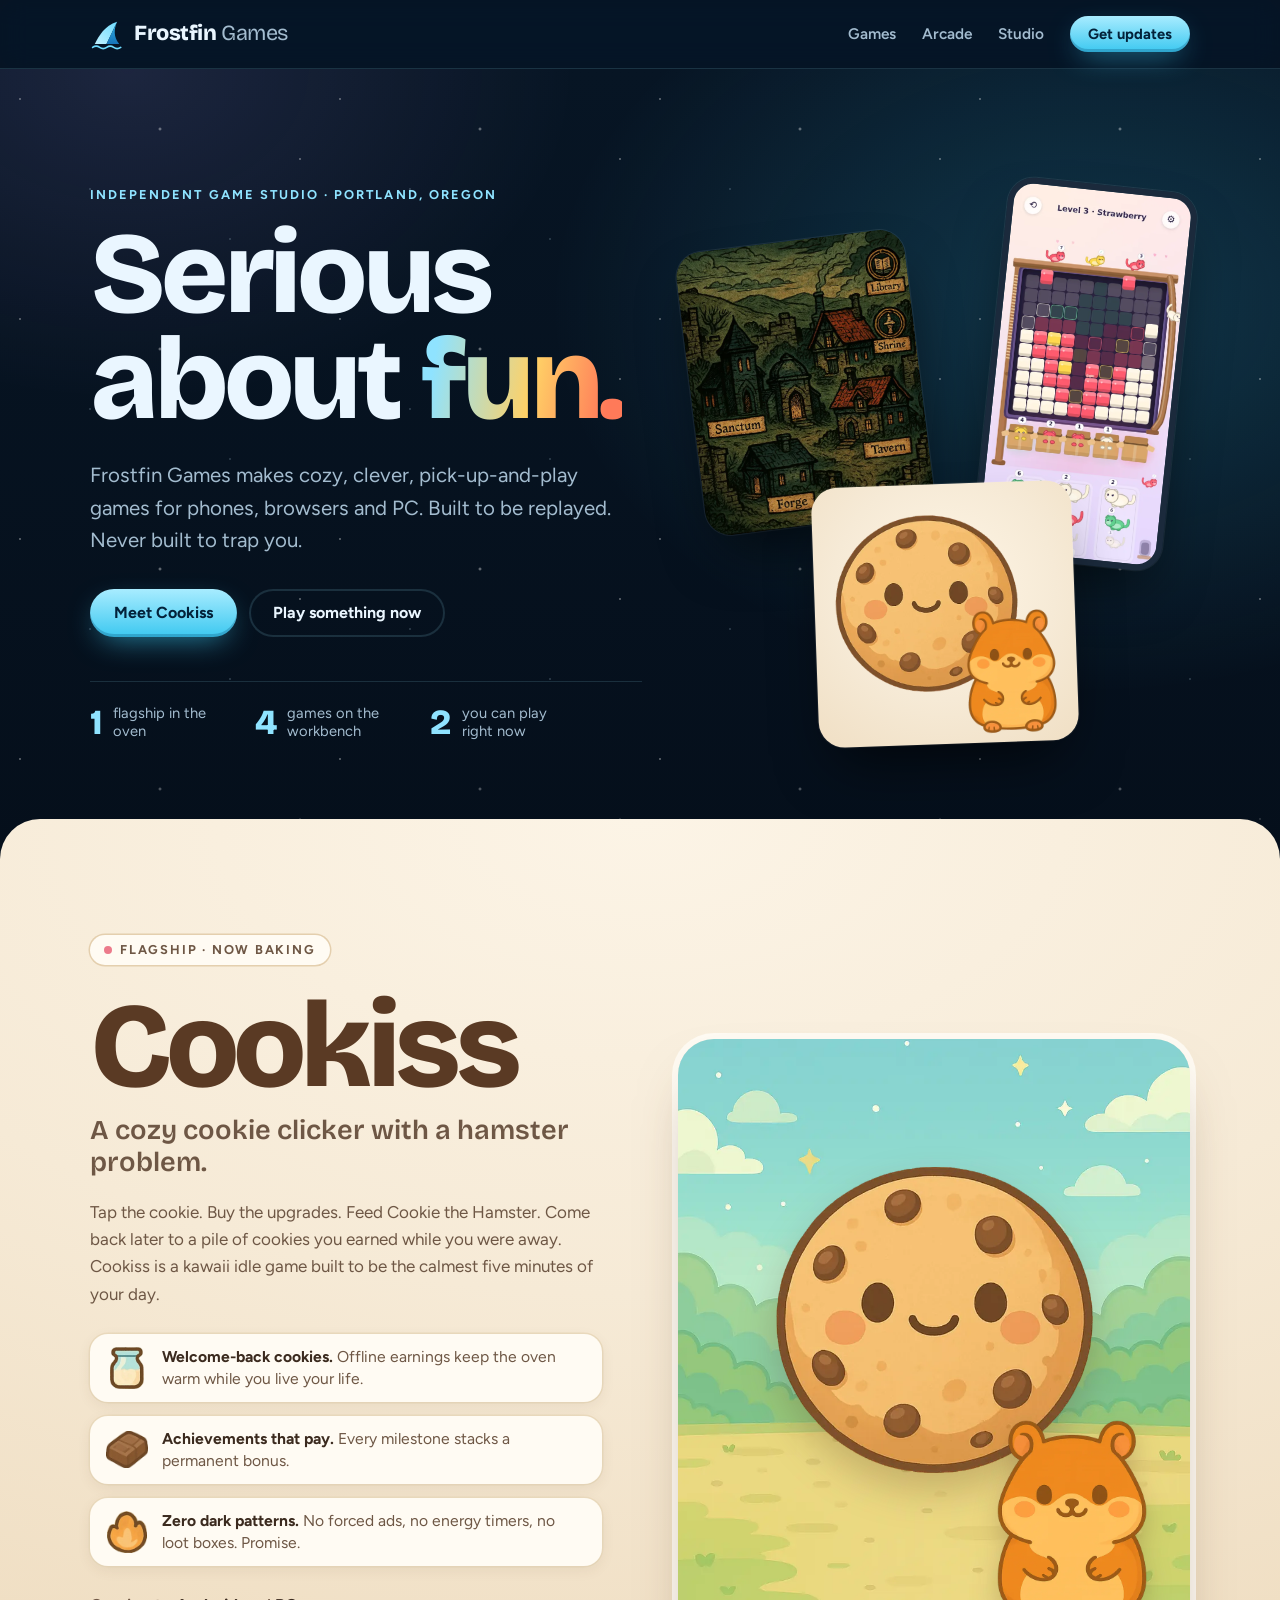
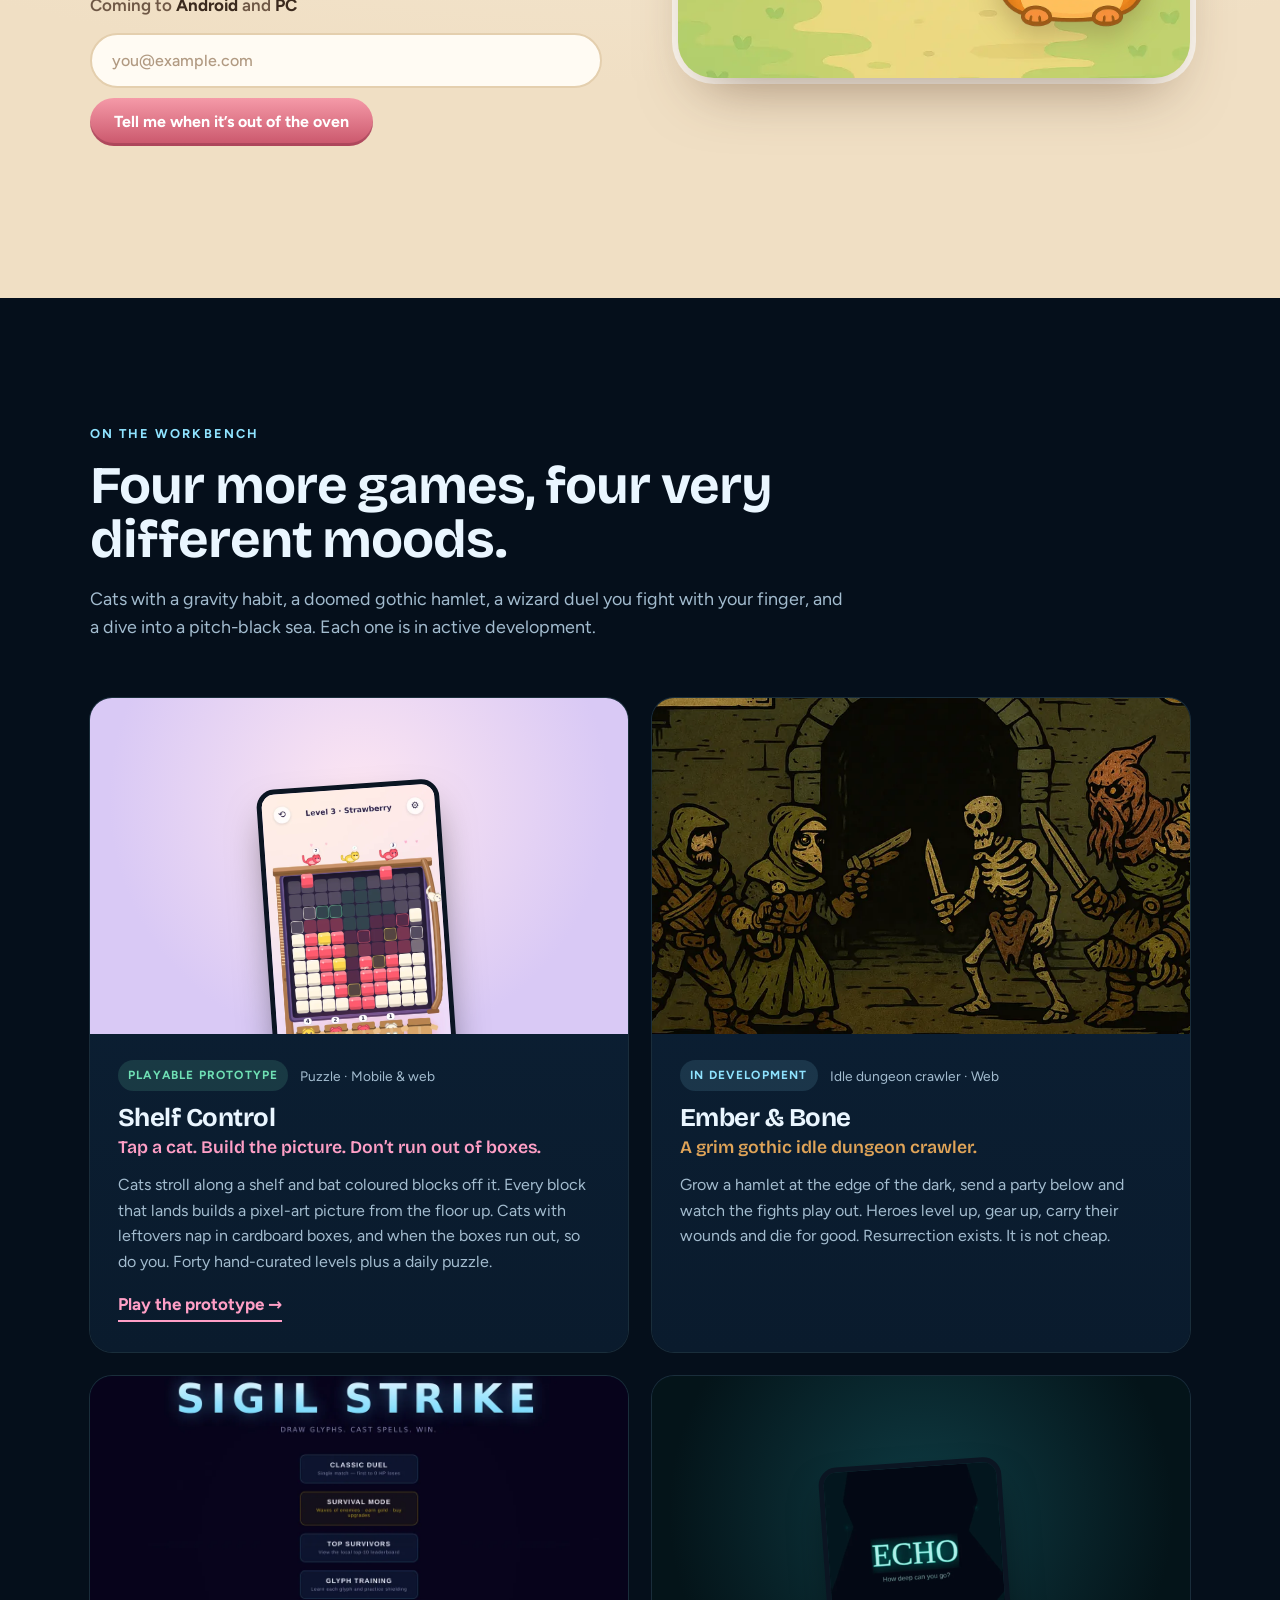
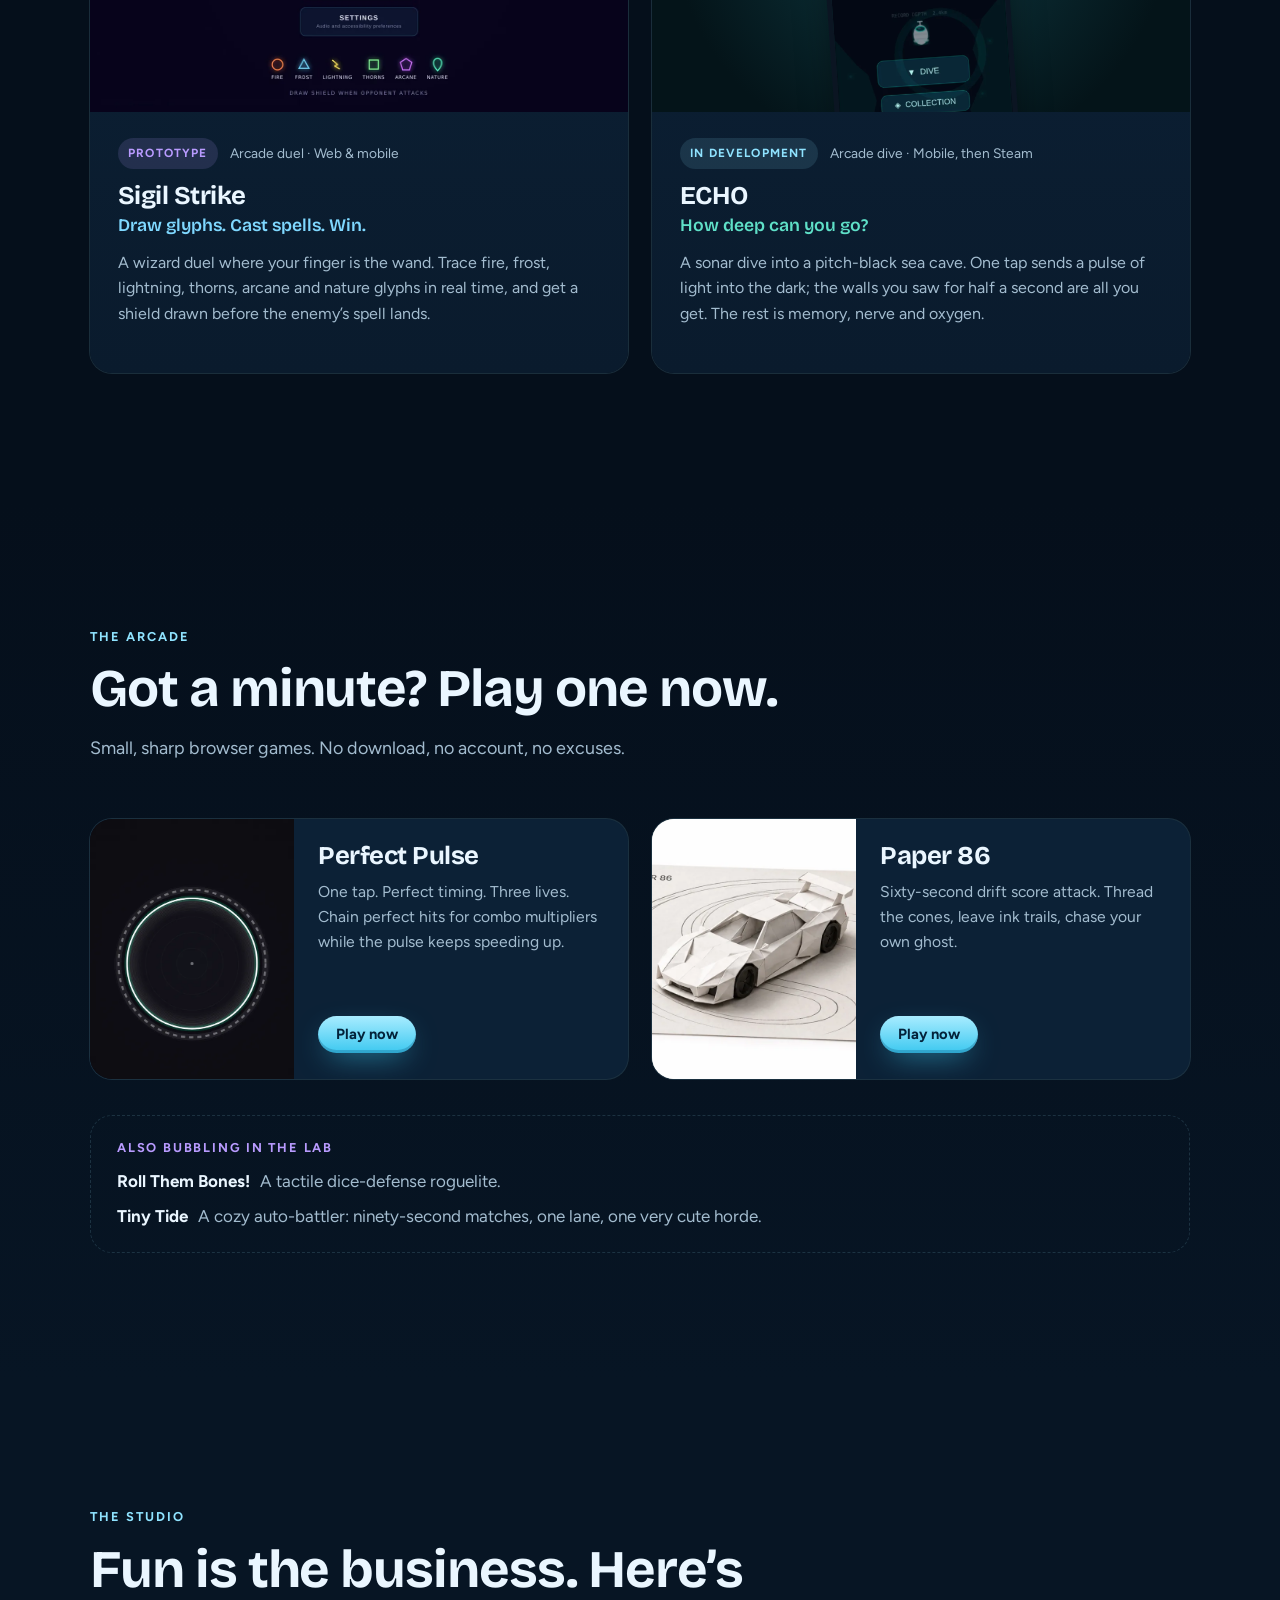
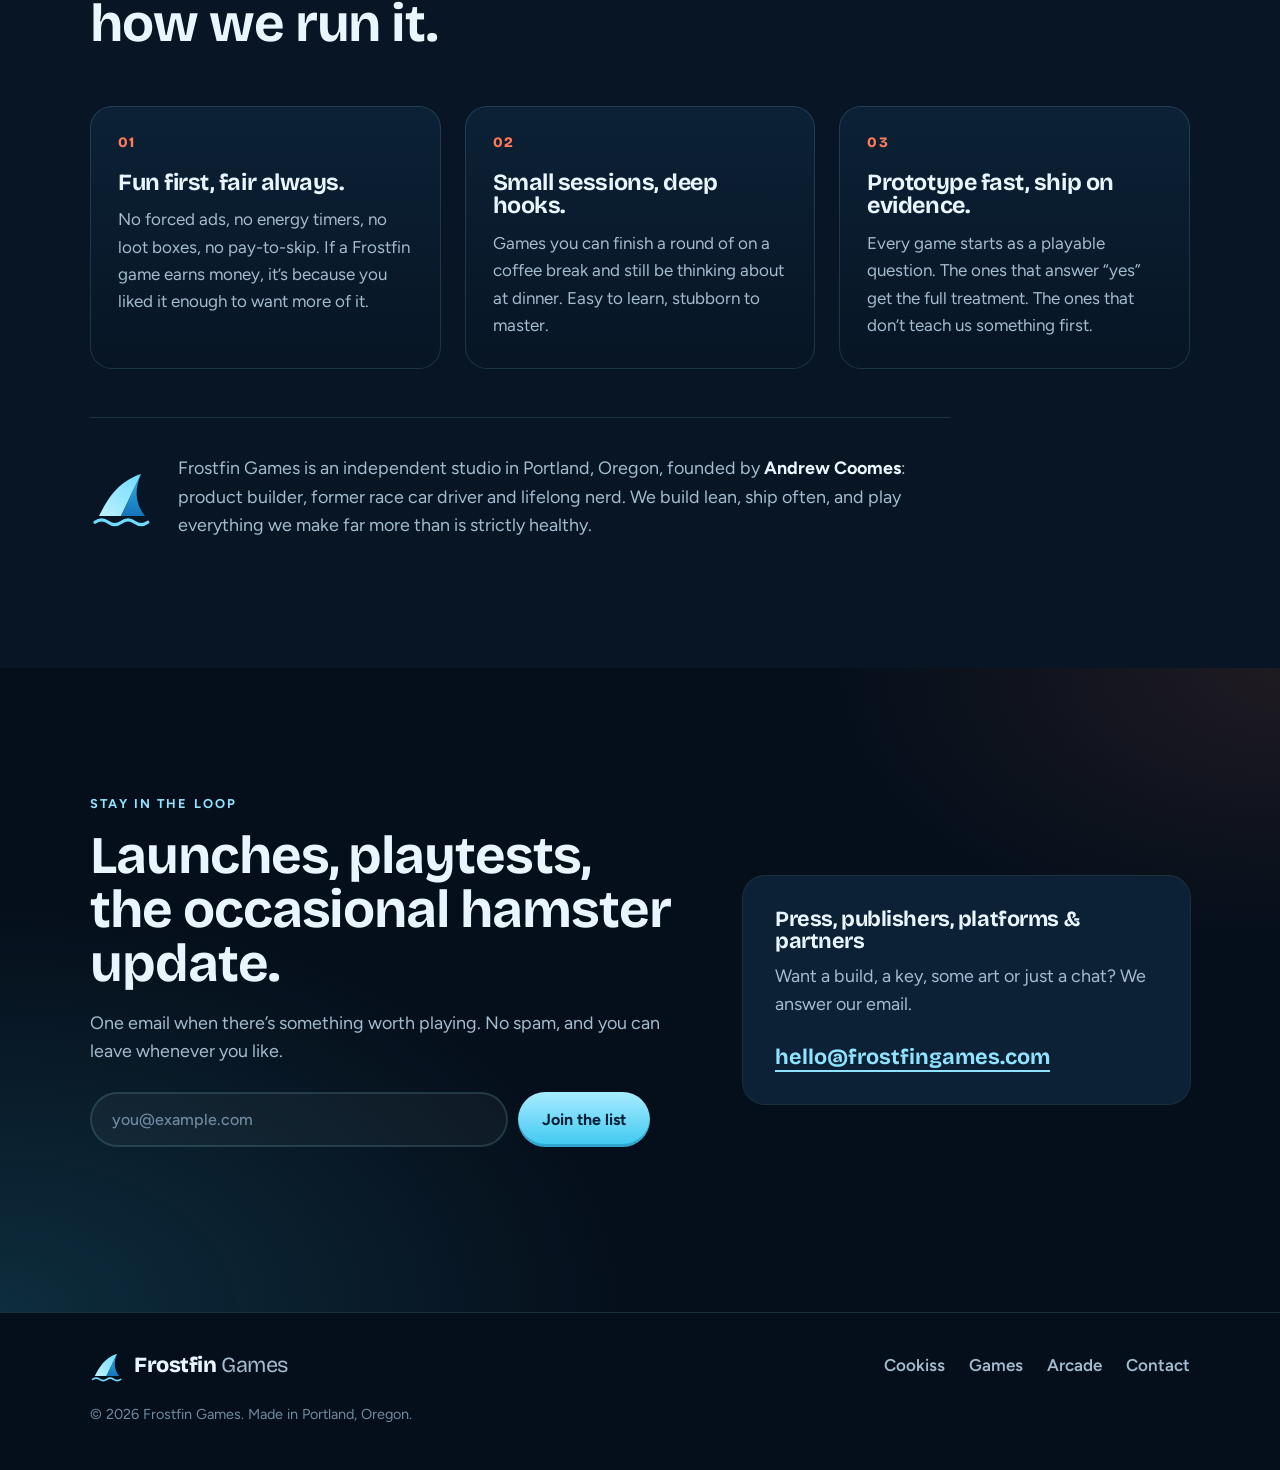
<file: index.html>
<!DOCTYPE html>
<html lang="en">
<head>
  <meta charset="utf-8">
  <meta name="viewport" content="width=device-width, initial-scale=1">
  <title>Frostfin Games · Independent game studio</title>
  <meta name="description" content="Frostfin Games is an independent studio in Portland, Oregon making cozy, clever, pick-up-and-play games. Now baking: Cookiss, a cozy cookie clicker with a hamster problem.">
  <meta name="theme-color" content="#071524">
  <meta name="color-scheme" content="dark">
  <link rel="canonical" href="https://frostfingames.com/">
  <link rel="icon" href="/favicon.svg" type="image/svg+xml">
  <link rel="apple-touch-icon" href="/assets/img/apple-touch-icon.png">

  <meta property="og:type" content="website">
  <meta property="og:site_name" content="Frostfin Games">
  <meta property="og:title" content="Frostfin Games · Serious about fun">
  <meta property="og:description" content="An independent studio making cozy, clever, pick-up-and-play games. Now baking: Cookiss.">
  <meta property="og:url" content="https://frostfingames.com/">
  <meta property="og:image" content="https://frostfingames.com/assets/img/og.png">
  <meta property="og:image:width" content="1200">
  <meta property="og:image:height" content="630">
  <meta name="twitter:card" content="summary_large_image">

  <link rel="preload" href="/assets/fonts/bricolage-grotesque.woff2" as="font" type="font/woff2" crossorigin>
  <link rel="preload" href="/assets/fonts/figtree.woff2" as="font" type="font/woff2" crossorigin>
  <link rel="stylesheet" href="/assets/site.css">

  <script type="application/ld+json">
  {
    "@context": "https://schema.org",
    "@type": "Organization",
    "name": "Frostfin Games",
    "url": "https://frostfingames.com/",
    "logo": "https://frostfingames.com/assets/img/apple-touch-icon.png",
    "email": "hello@frostfingames.com",
    "address": { "@type": "PostalAddress", "addressLocality": "Portland", "addressRegion": "OR", "addressCountry": "US" }
  }
  </script>
</head>
<body>
  <a class="skip" href="#main">Skip to content</a>

  <header class="site-header">
    <div class="wrap header-row">
      <a class="brand" href="/" aria-label="Frostfin Games home">
        <svg class="brand-mark" viewBox="0 0 32 32" aria-hidden="true"><use href="#fin"/></svg>
        <span class="brand-word">Frostfin<span> Games</span></span>
      </a>
      <nav class="nav" aria-label="Primary">
        <a href="#games">Games</a>
        <a href="#arcade">Arcade</a>
        <a href="#studio">Studio</a>
        <a class="btn btn-small" href="#signup">Get updates</a>
      </nav>
    </div>
  </header>

  <svg width="0" height="0" style="position:absolute" aria-hidden="true">
    <defs>
      <linearGradient id="fin-a" x1="0" y1="1" x2="1" y2="0"><stop offset="0" stop-color="#bff1ff"/><stop offset="1" stop-color="#6fdcff"/></linearGradient>
      <linearGradient id="fin-b" x1="0" y1="0" x2="0" y2="1"><stop offset="0" stop-color="#2fb4e8"/><stop offset="1" stop-color="#1673b8"/></linearGradient>
      <symbol id="fin" viewBox="0 0 32 32">
        <path d="M4.5 25.5C8.5 17.5 13.5 8.5 25.5 4.5L15.5 25.5Z" fill="url(#fin-a)"/>
        <path d="M25.5 4.5C22.5 11.5 22 18.5 27.5 25.5H15.5Z" fill="url(#fin-b)"/>
        <path d="M2.5 28.6c2.2-1.6 4.4-1.6 6.6 0s4.4 1.6 6.6 0 4.4-1.6 6.6 0 4.4 1.6 6.6 0" fill="none" stroke="#6fdcff" stroke-width="1.6" stroke-linecap="round"/>
      </symbol>
    </defs>
  </svg>

  <main id="main">
    <!-- ============ HERO ============ -->
    <section class="hero">
      <div class="snow" aria-hidden="true"></div>
      <div class="wrap hero-grid">
        <div class="hero-copy">
          <p class="eyebrow">Independent game studio &middot; Portland, Oregon</p>
          <h1>Serious<br>about <em>fun.</em></h1>
          <p class="lede">Frostfin Games makes cozy, clever, pick-up-and-play games for phones, browsers and PC. Built to be replayed. Never built to trap you.</p>
          <div class="cta-row">
            <a class="btn" href="#cookiss">Meet Cookiss</a>
            <a class="btn btn-ghost" href="#arcade">Play something now</a>
          </div>
          <ul class="stats" aria-label="Studio at a glance">
            <li><b>1</b><span>flagship in the oven</span></li>
            <li><b>4</b><span>games on the workbench</span></li>
            <li><b>2</b><span>you can play right now</span></li>
          </ul>
        </div>

        <div class="hero-art" aria-hidden="true">
          <div class="tile tile-ember"><img src="/assets/img/ember-bone-hamlet.webp" alt="" width="600" height="743"></div>
          <div class="tile tile-shelf"><img src="/assets/img/shelf-control.webp" alt="" width="560" height="1120"></div>
          <div class="tile tile-cookiss">
            <img class="t-cookie" src="/assets/img/cookiss-cookie.webp" alt="" width="520" height="503">
            <img class="t-hamster" src="/assets/img/cookiss-hamster.webp" alt="" width="520" height="772">
          </div>
        </div>
      </div>
    </section>

    <!-- ============ COOKISS ============ -->
    <section class="cookiss" id="cookiss" aria-labelledby="cookiss-title">
      <div class="wrap cookiss-grid">
        <div class="cookiss-copy">
          <p class="tag tag-cookie"><span class="dot"></span>Flagship &middot; Now baking</p>
          <h2 id="cookiss-title" class="cookiss-title">Cookiss</h2>
          <p class="cookiss-sub">A cozy cookie clicker with a hamster problem.</p>
          <p>Tap the cookie. Buy the upgrades. Feed Cookie the Hamster. Come back later to a pile of cookies you earned while you were away. Cookiss is a kawaii idle game built to be the calmest five minutes of your day.</p>
          <ul class="perks">
            <li><img src="/assets/img/cookiss-milkdip.webp" alt="" width="200" height="252" loading="lazy"><span><b>Welcome-back cookies.</b> Offline earnings keep the oven warm while you live your life.</span></li>
            <li><img src="/assets/img/cookiss-chocobar.webp" alt="" width="200" height="173" loading="lazy"><span><b>Achievements that pay.</b> Every milestone stacks a permanent bonus.</span></li>
            <li><img src="/assets/img/cookiss-flame.webp" alt="" width="200" height="208" loading="lazy"><span><b>Zero dark patterns.</b> No forced ads, no energy timers, no loot boxes. Promise.</span></li>
          </ul>
          <p class="platforms">Coming to <b>Android</b> and <b>PC</b></p>
          <form class="signup signup-cookie" action="/api/subscribe" method="post" data-signup>
            <input type="hidden" name="source" value="cookiss">
            <label class="hp" aria-hidden="true">Company <input type="text" name="company" tabindex="-1" autocomplete="off"></label>
            <label for="email-cookiss" class="sr">Email address</label>
            <input id="email-cookiss" type="email" name="email" required autocomplete="email" placeholder="you@example.com">
            <button type="submit">Tell me when it&rsquo;s out of the oven</button>
            <p class="form-msg" role="status" aria-live="polite"></p>
          </form>
        </div>
        <div class="cookiss-art" aria-hidden="true">
          <div class="meadow">
            <img class="c-cookie" src="/assets/img/cookiss-cookie.webp" alt="" width="520" height="503" loading="lazy">
            <img class="c-hamster" src="/assets/img/cookiss-hamster.webp" alt="" width="520" height="772" loading="lazy">
            <span class="plus p1">+1</span><span class="plus p2">+12</span><span class="plus p3">+1.2k</span>
          </div>
        </div>
      </div>
    </section>

    <!-- ============ WORKBENCH ============ -->
    <section class="section" id="games" aria-labelledby="games-title">
      <div class="wrap">
        <header class="section-head">
          <p class="eyebrow">On the workbench</p>
          <h2 id="games-title">Four more games, four very different moods.</h2>
          <p>Cats with a gravity habit, a doomed gothic hamlet, a wizard duel you fight with your finger, and a dive into a pitch-black sea. Each one is in active development.</p>
        </header>

        <div class="games">
          <article class="game game-shelf">
            <div class="media media-phone"><img src="/assets/img/shelf-control.webp" alt="Shelf Control gameplay: cats on a shelf above a half-built pixel-art strawberry" width="560" height="1120" loading="lazy"></div>
            <div class="game-body">
              <div class="meta"><span class="status status-play">Playable prototype</span><span>Puzzle &middot; Mobile &amp; web</span></div>
              <h3>Shelf Control</h3>
              <p class="hook">Tap a cat. Build the picture. Don&rsquo;t run out of boxes.</p>
              <p>Cats stroll along a shelf and bat coloured blocks off it. Every block that lands builds a pixel-art picture from the floor up. Cats with leftovers nap in cardboard boxes, and when the boxes run out, so do you. Forty hand-curated levels plus a daily puzzle.</p>
              <a class="link" href="https://acoomes.github.io/shelf-control/" rel="noopener">Play the prototype <span aria-hidden="true">&rarr;</span></a>
            </div>
          </article>

          <article class="game game-ember">
            <div class="media media-wide"><img src="/assets/img/ember-bone.webp" alt="Ember &amp; Bone art: a knight, rogues and a monk face skeletons and an orc in a torchlit crypt" width="1200" height="500" loading="lazy"></div>
            <div class="game-body">
              <div class="meta"><span class="status status-dev">In development</span><span>Idle dungeon crawler &middot; Web</span></div>
              <h3>Ember &amp; Bone</h3>
              <p class="hook">A grim gothic idle dungeon crawler.</p>
              <p>Grow a hamlet at the edge of the dark, send a party below and watch the fights play out. Heroes level up, gear up, carry their wounds and die for good. Resurrection exists. It is not cheap.</p>
            </div>
          </article>

          <article class="game game-sigil">
            <div class="media media-wide"><img src="/assets/img/sigil-strike.webp" alt="Sigil Strike title screen with fire, frost, lightning, thorns, arcane and nature glyphs" width="1200" height="750" loading="lazy"></div>
            <div class="game-body">
              <div class="meta"><span class="status status-proto">Prototype</span><span>Arcade duel &middot; Web &amp; mobile</span></div>
              <h3>Sigil Strike</h3>
              <p class="hook">Draw glyphs. Cast spells. Win.</p>
              <p>A wizard duel where your finger is the wand. Trace fire, frost, lightning, thorns, arcane and nature glyphs in real time, and get a shield drawn before the enemy&rsquo;s spell lands.</p>
            </div>
          </article>

          <article class="game game-echo">
            <div class="media media-phone"><img src="/assets/img/echo.webp" alt="ECHO title screen: a small diving pod in a dark sea cave, asking how deep can you go" width="560" height="1204" loading="lazy"></div>
            <div class="game-body">
              <div class="meta"><span class="status status-dev">In development</span><span>Arcade dive &middot; Mobile, then Steam</span></div>
              <h3>ECHO</h3>
              <p class="hook">How deep can you go?</p>
              <p>A sonar dive into a pitch-black sea cave. One tap sends a pulse of light into the dark; the walls you saw for half a second are all you get. The rest is memory, nerve and oxygen.</p>
            </div>
          </article>
        </div>
      </div>
    </section>

    <!-- ============ ARCADE ============ -->
    <section class="section arcade" id="arcade" aria-labelledby="arcade-title">
      <div class="wrap">
        <header class="section-head">
          <p class="eyebrow">The arcade</p>
          <h2 id="arcade-title">Got a minute? Play one now.</h2>
          <p>Small, sharp browser games. No download, no account, no excuses.</p>
        </header>
        <div class="arcade-grid">
          <a class="cab cab-pulse" href="/play/perfect-pulse/">
            <div class="cab-media"><img src="/assets/img/perfect-pulse.webp" alt="" width="560" height="1120" loading="lazy"></div>
            <div class="cab-body">
              <h3>Perfect Pulse</h3>
              <p>One tap. Perfect timing. Three lives. Chain perfect hits for combo multipliers while the pulse keeps speeding up.</p>
              <span class="btn btn-small">Play now</span>
            </div>
          </a>
          <a class="cab cab-paper" href="https://paper-86.vercel.app" rel="noopener">
            <div class="cab-media"><img src="/assets/img/paper-86.webp" alt="" width="1000" height="666" loading="lazy"></div>
            <div class="cab-body">
              <h3>Paper 86</h3>
              <p>Sixty-second drift score attack. Thread the cones, leave ink trails, chase your own ghost.</p>
              <span class="btn btn-small">Play now</span>
            </div>
          </a>
        </div>
        <div class="lab">
          <p class="lab-label">Also bubbling in the lab</p>
          <ul>
            <li><b>Roll Them Bones!</b> A tactile dice-defense roguelite.</li>
            <li><b>Tiny Tide</b> A cozy auto-battler: ninety-second matches, one lane, one very cute horde.</li>
          </ul>
        </div>
      </div>
    </section>

    <!-- ============ STUDIO ============ -->
    <section class="section studio" id="studio" aria-labelledby="studio-title">
      <div class="wrap">
        <header class="section-head">
          <p class="eyebrow">The studio</p>
          <h2 id="studio-title">Fun is the business. Here&rsquo;s how we run it.</h2>
        </header>
        <div class="pillars">
          <div class="pillar">
            <span class="pillar-num">01</span>
            <h3>Fun first, fair always.</h3>
            <p>No forced ads, no energy timers, no loot boxes, no pay-to-skip. If a Frostfin game earns money, it&rsquo;s because you liked it enough to want more of it.</p>
          </div>
          <div class="pillar">
            <span class="pillar-num">02</span>
            <h3>Small sessions, deep hooks.</h3>
            <p>Games you can finish a round of on a coffee break and still be thinking about at dinner. Easy to learn, stubborn to master.</p>
          </div>
          <div class="pillar">
            <span class="pillar-num">03</span>
            <h3>Prototype fast, ship on evidence.</h3>
            <p>Every game starts as a playable question. The ones that answer &ldquo;yes&rdquo; get the full treatment. The ones that don&rsquo;t teach us something first.</p>
          </div>
        </div>
        <div class="about">
          <svg class="about-mark" viewBox="0 0 32 32" aria-hidden="true"><use href="#fin"/></svg>
          <p>Frostfin Games is an independent studio in Portland, Oregon, founded by <b>Andrew Coomes</b>: product builder, former race car driver and lifelong nerd. We build lean, ship often, and play everything we make far more than is strictly healthy.</p>
        </div>
      </div>
    </section>

    <!-- ============ SIGNUP / CONTACT ============ -->
    <section class="section signup-section" id="signup" aria-labelledby="signup-title">
      <div class="wrap signup-grid">
        <div>
          <p class="eyebrow">Stay in the loop</p>
          <h2 id="signup-title">Launches, playtests, the occasional hamster update.</h2>
          <p>One email when there&rsquo;s something worth playing. No spam, and you can leave whenever you like.</p>
          <form class="signup" action="/api/subscribe" method="post" data-signup>
            <input type="hidden" name="source" value="studio">
            <label class="hp" aria-hidden="true">Company <input type="text" name="company" tabindex="-1" autocomplete="off"></label>
            <label for="email-studio" class="sr">Email address</label>
            <input id="email-studio" type="email" name="email" required autocomplete="email" placeholder="you@example.com">
            <button type="submit">Join the list</button>
            <p class="form-msg" role="status" aria-live="polite"></p>
          </form>
        </div>
        <div class="contact-card">
          <h3>Press, publishers, platforms &amp; partners</h3>
          <p>Want a build, a key, some art or just a chat? We answer our email.</p>
          <a class="contact-email" href="mailto:hello@frostfingames.com">hello@frostfingames.com</a>
        </div>
      </div>
    </section>
  </main>

  <footer class="site-footer">
    <div class="wrap footer-row">
      <a class="brand" href="/" aria-label="Frostfin Games home">
        <svg class="brand-mark" viewBox="0 0 32 32" aria-hidden="true"><use href="#fin"/></svg>
        <span class="brand-word">Frostfin<span> Games</span></span>
      </a>
      <nav aria-label="Footer">
        <a href="#cookiss">Cookiss</a>
        <a href="#games">Games</a>
        <a href="#arcade">Arcade</a>
        <a href="mailto:hello@frostfingames.com">Contact</a>
      </nav>
      <p class="fine">&copy; <span data-year>2026</span> Frostfin Games. Made in Portland, Oregon.</p>
    </div>
  </footer>

  <script src="/assets/site.js" defer></script>
</body>
</html>
</file>
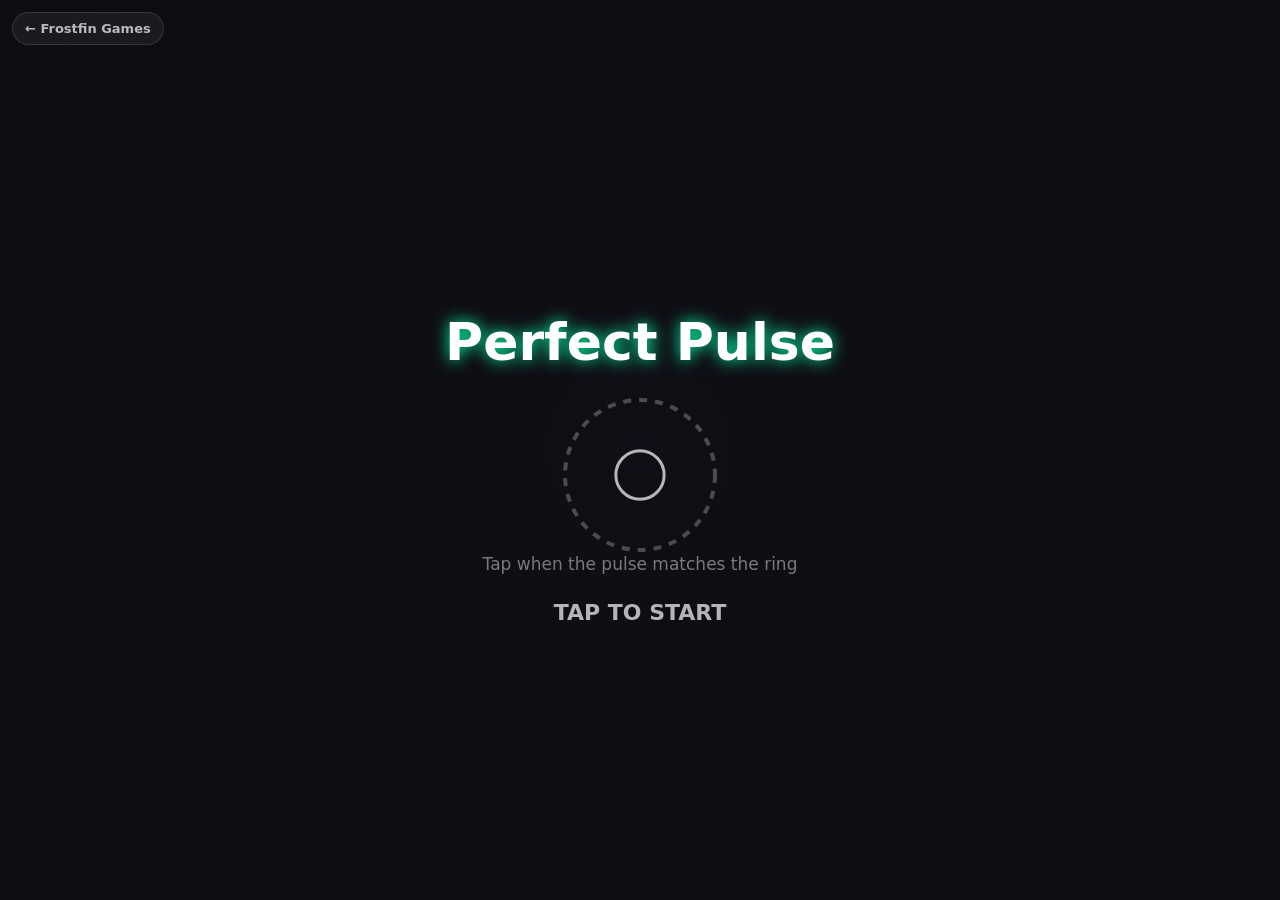
<file: play/perfect-pulse/index.html>
<!DOCTYPE html>
<html lang="en">
<head>
  <meta charset="UTF-8">
  <meta name="viewport" content="width=device-width, initial-scale=1.0, user-scalable=no">
  <title>Perfect Pulse · Frostfin Arcade</title>
  <meta name="description" content="A one-tap timing game from Frostfin Games. Tap when the pulse meets the ring. Chain perfects. Don't miss three times.">
  <meta name="theme-color" content="#0a0a1a">
  <link rel="icon" href="/favicon.svg" type="image/svg+xml">
  <link rel="canonical" href="https://frostfingames.com/play/perfect-pulse/">
  <meta property="og:title" content="Perfect Pulse · Frostfin Arcade">
  <meta property="og:description" content="Tap when the pulse meets the ring. Chain perfects. Don't miss three times.">
  <meta property="og:image" content="https://frostfingames.com/assets/img/og.png">
  <link rel="stylesheet" href="style.css">
  <style>
    .ff-back {
      position: fixed; top: 12px; left: 12px; z-index: 10;
      font: 600 13px/1 system-ui, -apple-system, "Segoe UI", sans-serif;
      color: rgba(255, 255, 255, .7); text-decoration: none;
      padding: 9px 12px; border-radius: 999px;
      background: rgba(255, 255, 255, .06); border: 1px solid rgba(255, 255, 255, .12);
    }
    .ff-back:hover, .ff-back:focus-visible { color: #fff; background: rgba(255, 255, 255, .12); }
  </style>
</head>
<body>
  <a class="ff-back" href="/#arcade">&larr; Frostfin Games</a>
  <canvas id="game" aria-label="Perfect Pulse game. Tap, click, or press Space when the pulse matches the ring."></canvas>
  <script src="game.js"></script>
</body>
</html>
</file>
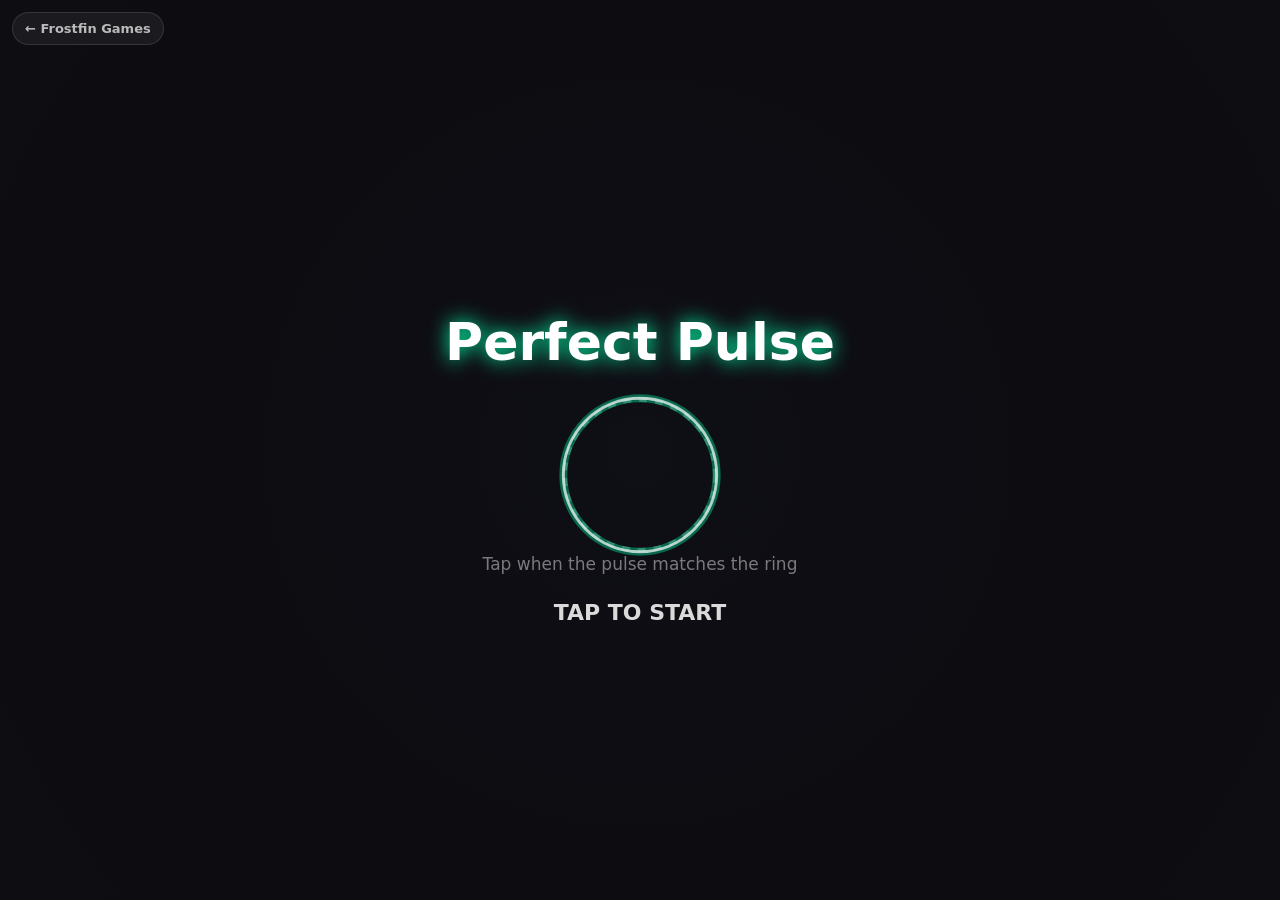
<file: public/play/perfect-pulse/index.html>
<!DOCTYPE html>
<html lang="en">
<head>
  <meta charset="UTF-8">
  <meta name="viewport" content="width=device-width, initial-scale=1.0, user-scalable=no">
  <title>Perfect Pulse · Frostfin Arcade</title>
  <meta name="description" content="A one-tap timing game from Frostfin Games. Tap when the pulse meets the ring. Chain perfects. Don't miss three times.">
  <meta name="theme-color" content="#0a0a1a">
  <link rel="icon" href="/favicon.svg" type="image/svg+xml">
  <link rel="canonical" href="https://frostfingames.com/play/perfect-pulse/">
  <meta property="og:title" content="Perfect Pulse · Frostfin Arcade">
  <meta property="og:description" content="Tap when the pulse meets the ring. Chain perfects. Don't miss three times.">
  <meta property="og:image" content="https://frostfingames.com/assets/img/og.png">
  <link rel="stylesheet" href="style.css">
  <style>
    .ff-back {
      position: fixed; top: 12px; left: 12px; z-index: 10;
      font: 600 13px/1 system-ui, -apple-system, "Segoe UI", sans-serif;
      color: rgba(255, 255, 255, .7); text-decoration: none;
      padding: 9px 12px; border-radius: 999px;
      background: rgba(255, 255, 255, .06); border: 1px solid rgba(255, 255, 255, .12);
    }
    .ff-back:hover, .ff-back:focus-visible { color: #fff; background: rgba(255, 255, 255, .12); }
  </style>
</head>
<body>
  <a class="ff-back" href="/#lab">&larr; Frostfin Games</a>
  <canvas id="game" aria-label="Perfect Pulse game. Tap, click, or press Space when the pulse matches the ring."></canvas>
  <script src="game.js"></script>
</body>
</html>
</file>
<file: assets/site.css>
/* Frostfin Games — site styles. No build step; edit and ship. */

@font-face {
  font-family: "Bricolage Grotesque";
  src: url("/assets/fonts/bricolage-grotesque.woff2") format("woff2");
  font-weight: 200 800;
  font-display: swap;
}
@font-face {
  font-family: "Figtree";
  src: url("/assets/fonts/figtree.woff2") format("woff2");
  font-weight: 300 900;
  font-display: swap;
}

:root {
  /* Arctic night */
  --abyss: #050f1b;
  --night: #071524;
  --deep: #0c2136;
  --shelf: #11304c;
  --line: rgba(155, 231, 255, .14);
  --text: #eaf6ff;
  --muted: #a3bccf;
  --frost: #8fe3ff;
  --frost-strong: #3cc8f0;
  /* Warmth, because fun */
  --coral: #ff7a59;
  --sun: #ffd166;
  --mint: #6fe0b5;
  --violet: #b99bff;

  /* Cookiss's own palette, borrowed from the game */
  --dough: #e8a63c;
  --choc: #5a3a24;
  --cocoa: #3b2a1e;
  --berry: #ec7a8b;
  --berry-dk: #c9556a;
  --milk: #fffbf3;
  --crumb: #f6ead6;

  --display: "Bricolage Grotesque", ui-sans-serif, system-ui, sans-serif;
  --body: "Figtree", ui-sans-serif, system-ui, -apple-system, "Segoe UI", sans-serif;
  --radius: 22px;
  --wrap: 1180px;
  --gutter: clamp(16px, 4vw, 40px);
}

*, *::before, *::after { box-sizing: border-box; }
html { scroll-behavior: smooth; -webkit-text-size-adjust: 100%; }
body {
  margin: 0;
  background: var(--night);
  color: var(--text);
  font: 400 1.0625rem/1.6 var(--body);
  -webkit-font-smoothing: antialiased;
  overflow-x: hidden;
}
img { max-width: 100%; height: auto; display: block; }
a { color: inherit; }
h1, h2, h3 { font-family: var(--display); line-height: 1.02; margin: 0; letter-spacing: -.02em; }
h2 { font-size: clamp(2rem, 4.4vw, 3.3rem); font-weight: 700; }
h3 { font-size: 1.6rem; font-weight: 700; }
p { margin: 0 0 1em; }
b { font-weight: 700; }

.wrap { max-width: var(--wrap); margin: 0 auto; padding: 0 var(--gutter); }
.sr { position: absolute; width: 1px; height: 1px; overflow: hidden; clip: rect(0 0 0 0); white-space: nowrap; }
.hp { position: absolute; left: -9999px; width: 1px; height: 1px; overflow: hidden; }
.skip { position: absolute; left: 12px; top: -60px; z-index: 100; background: var(--frost); color: var(--abyss); padding: 10px 14px; border-radius: 10px; font-weight: 700; }
.skip:focus { top: 12px; }
:focus-visible { outline: 3px solid var(--sun); outline-offset: 3px; border-radius: 6px; }

.eyebrow {
  font: 700 .8rem/1.2 var(--body);
  letter-spacing: .16em; text-transform: uppercase;
  color: var(--frost); margin-bottom: 18px;
}

/* ---------- Buttons ---------- */
.btn {
  display: inline-flex; align-items: center; justify-content: center; gap: 8px;
  font: 700 1rem/1 var(--body);
  padding: 16px 24px; border-radius: 999px;
  background: linear-gradient(180deg, #a8ecff, var(--frost-strong));
  color: #03223a; text-decoration: none; border: 0; cursor: pointer;
  box-shadow: 0 10px 30px -10px rgba(60, 200, 240, .7), inset 0 -3px 0 rgba(0, 60, 100, .25);
  transition: transform .15s ease, box-shadow .15s ease;
}
.btn:hover { transform: translateY(-2px); box-shadow: 0 16px 34px -12px rgba(60, 200, 240, .85), inset 0 -3px 0 rgba(0, 60, 100, .25); }
.btn:active { transform: translateY(1px); }
.btn-ghost { background: transparent; color: var(--text); box-shadow: inset 0 0 0 2px var(--line); }
.btn-ghost:hover { box-shadow: inset 0 0 0 2px var(--frost); }
.btn-small { padding: 11px 18px; font-size: .92rem; }

/* ---------- Header ---------- */
.site-header {
  position: sticky; top: 0; z-index: 50;
  background: rgba(7, 21, 36, .72);
  backdrop-filter: saturate(160%) blur(14px);
  -webkit-backdrop-filter: saturate(160%) blur(14px);
  border-bottom: 1px solid var(--line);
}
.header-row { display: flex; align-items: center; justify-content: space-between; height: 68px; gap: 16px; }
.brand { display: inline-flex; align-items: center; gap: 10px; text-decoration: none; }
.brand-mark { width: 34px; height: 34px; flex: none; }
.brand-word { font: 800 1.35rem/1 var(--display); letter-spacing: -.02em; }
.brand-word span { font-weight: 400; color: var(--muted); }
.nav { display: flex; align-items: center; gap: 26px; }
.nav a:not(.btn) { text-decoration: none; color: var(--muted); font-weight: 600; font-size: .96rem; }
.nav a:not(.btn):hover { color: var(--text); }
@media (max-width: 720px) {
  .nav a:not(.btn) { display: none; }
  .brand-word span { display: none; }
}

/* ---------- Hero ---------- */
.hero {
  position: relative; overflow: hidden;
  padding: clamp(56px, 9vw, 120px) 0 clamp(64px, 9vw, 120px);
  background:
    radial-gradient(60% 70% at 85% 30%, rgba(60, 200, 240, .20), transparent 70%),
    radial-gradient(50% 60% at 10% 0%, rgba(185, 155, 255, .12), transparent 70%),
    linear-gradient(180deg, var(--night), var(--abyss));
}
.hero::after {
  content: ""; position: absolute; left: 0; right: 0; bottom: -1px; height: 90px;
  background: linear-gradient(180deg, transparent, var(--abyss));
  pointer-events: none;
}
.snow {
  position: absolute; inset: 0; pointer-events: none; opacity: .55;
  background-image:
    radial-gradient(1.5px 1.5px at 20px 30px, #fff, transparent),
    radial-gradient(1px 1px at 90px 120px, #cfefff, transparent),
    radial-gradient(2px 2px at 160px 60px, #fff, transparent),
    radial-gradient(1px 1px at 230px 170px, #cfefff, transparent),
    radial-gradient(1.5px 1.5px at 300px 90px, #fff, transparent);
  background-size: 320px 220px;
  animation: snow 28s linear infinite;
}
@keyframes snow { to { background-position: 60px 660px; } }

.hero-grid { position: relative; z-index: 1; display: grid; grid-template-columns: 1.05fr .95fr; gap: 48px; align-items: center; }
.hero h1 { font-size: clamp(3.4rem, 9vw, 7.4rem); font-weight: 800; letter-spacing: -.045em; line-height: .92; margin-bottom: 26px; }
.hero h1 em {
  font-style: normal;
  background: linear-gradient(100deg, var(--frost) 10%, var(--sun) 55%, var(--coral) 90%);
  -webkit-background-clip: text; background-clip: text; color: transparent;
}
.lede { font-size: clamp(1.1rem, 1.6vw, 1.3rem); color: var(--muted); max-width: 34em; margin-bottom: 32px; }
.cta-row { display: flex; flex-wrap: wrap; gap: 12px; margin-bottom: 44px; }
.stats { list-style: none; margin: 0; padding: 22px 0 0; display: grid; grid-template-columns: repeat(3, auto); justify-content: start; gap: 14px 32px; border-top: 1px solid var(--line); }
.stats li { display: flex; align-items: center; gap: 10px; }
.stats b { font: 800 2.2rem/1 var(--display); color: var(--frost); }
.stats span { color: var(--muted); font-size: .92rem; max-width: 7.5em; line-height: 1.25; }
@media (max-width: 520px) { .stats { grid-template-columns: 1fr; } .stats span { max-width: none; } }

.hero-art { position: relative; height: clamp(420px, 46vw, 560px); }
.tile {
  position: absolute; border-radius: 26px; overflow: hidden;
  box-shadow: 0 30px 60px -20px rgba(0, 0, 0, .7), 0 0 0 1px rgba(255, 255, 255, .08);
  transition: transform .5s cubic-bezier(.2, .8, .2, 1);
}
.tile img { width: 100%; height: 100%; object-fit: cover; }
.tile-ember { width: 46%; aspect-ratio: 920 / 1140; left: 0; top: 10%; transform: rotate(-7deg); }
.tile-shelf { width: 38%; aspect-ratio: 1 / 2; right: 2%; top: 0; transform: rotate(6deg); border: 6px solid #1b2a3c; }
.tile-cookiss {
  width: 52%; aspect-ratio: 1; left: 25%; bottom: 0; transform: rotate(-2deg);
  background: radial-gradient(circle at 50% 40%, #fff6e6, var(--crumb) 55%, #f0dfc4);
}
.tile-cookiss .t-cookie { position: absolute; width: 70%; height: auto; left: 8%; top: 12%; object-fit: contain; animation: bob 5s ease-in-out infinite; }
.tile-cookiss .t-hamster { position: absolute; width: 42%; height: auto; right: 4%; bottom: -4%; object-fit: contain; }
.hero-art:hover .tile-ember { transform: rotate(-10deg) translateX(-10px); }
.hero-art:hover .tile-shelf { transform: rotate(9deg) translateX(10px); }
@keyframes bob { 50% { transform: translateY(-8px) rotate(4deg); } }

@media (max-width: 900px) {
  .hero-grid { grid-template-columns: 1fr; }
  .hero-art { height: 400px; max-width: 460px; width: 100%; margin: 0 auto; }
}

/* ---------- Cookiss ---------- */
.cookiss {
  position: relative;
  background: radial-gradient(120% 80% at 50% 0%, #fcf4e6 0%, var(--crumb) 55%, #f0dfc4 100%);
  color: var(--cocoa);
  padding: clamp(64px, 9vw, 120px) 0;
  border-radius: 40px 40px 0 0;
  margin-top: -40px;
  z-index: 2;
}
.cookiss-grid { display: grid; grid-template-columns: 1fr 1fr; gap: clamp(32px, 6vw, 80px); align-items: center; }
.tag { display: inline-flex; align-items: center; gap: 8px; font: 700 .8rem/1 var(--body); letter-spacing: .14em; text-transform: uppercase; padding: 9px 14px; border-radius: 999px; margin-bottom: 20px; }
.tag-cookie { background: var(--milk); color: var(--berry-dk); box-shadow: 0 0 0 1.5px #e4cfae; }
.tag .dot { width: 8px; height: 8px; border-radius: 50%; background: var(--berry); animation: pulse 1.6s ease-in-out infinite; }
@keyframes pulse { 50% { opacity: .3; } }
.cookiss-title { font-size: clamp(4rem, 10vw, 7.5rem); font-weight: 800; color: var(--choc); letter-spacing: -.05em; margin-bottom: 6px; }
.cookiss-sub { font: 600 clamp(1.3rem, 2.2vw, 1.7rem)/1.2 var(--display); color: var(--berry-dk); margin-bottom: 20px; }
.cookiss p { color: #6e5745; }
.perks { list-style: none; padding: 0; margin: 26px 0; display: grid; gap: 14px; }
.perks li { display: flex; align-items: center; gap: 14px; background: var(--milk); border-radius: 18px; padding: 12px 16px; box-shadow: 0 4px 14px rgba(90, 58, 36, .08), 0 0 0 1.5px #ecdcbf; }
.perks img { width: 42px; height: 42px; object-fit: contain; flex: none; }
.perks span { color: #6e5745; line-height: 1.4; font-size: .98rem; }
.perks b { color: var(--cocoa); }
.platforms { font-weight: 600; margin-bottom: 14px; }
.platforms b { color: var(--cocoa); }

.meadow {
  position: relative; aspect-ratio: 4 / 5; border-radius: 36px; overflow: hidden;
  background: url("/assets/img/cookiss-meadow.webp") center / cover;
  box-shadow: 0 30px 60px -25px rgba(90, 58, 36, .55), 0 0 0 6px var(--milk);
}
.c-cookie { position: absolute; width: 62%; left: 19%; top: 20%; animation: bob 5s ease-in-out infinite; filter: drop-shadow(0 18px 18px rgba(90, 58, 36, .25)); }
.c-hamster { position: absolute; width: 36%; right: 5%; bottom: 3%; filter: drop-shadow(0 12px 12px rgba(90, 58, 36, .25)); }
.plus { position: absolute; font: 800 1.4rem/1 var(--display); color: var(--milk); text-shadow: 0 2px 0 var(--choc), 0 0 12px rgba(90, 58, 36, .4); animation: rise 3.6s ease-out infinite; opacity: 0; }
.p1 { left: 22%; top: 30%; }
.p2 { left: 64%; top: 22%; animation-delay: 1.2s; }
.p3 { left: 42%; top: 16%; animation-delay: 2.4s; font-size: 1.1rem; }
@keyframes rise { 0% { opacity: 0; transform: translateY(20px); } 15% { opacity: 1; } 70% { opacity: 1; } 100% { opacity: 0; transform: translateY(-60px); } }
@media (max-width: 900px) {
  .cookiss-grid { grid-template-columns: 1fr; }
  .cookiss-art { order: -1; max-width: 340px; width: 100%; margin: 0 auto; }
}

/* ---------- Signup forms ---------- */
.signup { display: flex; flex-wrap: wrap; gap: 10px; max-width: 560px; }
.signup input[type=email] {
  flex: 1 1 240px; min-width: 0;
  font: 500 1rem/1 var(--body); padding: 16px 20px; border-radius: 999px;
  border: 2px solid var(--line); background: rgba(255, 255, 255, .04); color: var(--text);
}
.signup input[type=email]::placeholder { color: #6f8aa0; }
.signup input[type=email]:focus { outline: none; border-color: var(--frost); }
.signup button {
  flex: 0 1 auto;
  font: 700 1rem/1 var(--body); padding: 16px 24px; border-radius: 999px; border: 0; cursor: pointer;
  background: linear-gradient(180deg, #a8ecff, var(--frost-strong)); color: #03223a;
  box-shadow: inset 0 -3px 0 rgba(0, 60, 100, .25);
}
.signup button:disabled { opacity: .6; cursor: progress; }
.form-msg { flex-basis: 100%; margin: 4px 0 0 8px; min-height: 1.5em; font-weight: 600; font-size: .95rem; }
.form-msg.ok { color: var(--mint); }
.form-msg.err { color: var(--coral); }

.signup-cookie input[type=email] { background: var(--milk); border-color: #e4cfae; color: var(--cocoa); }
.signup-cookie input[type=email]::placeholder { color: #b19a82; }
.signup-cookie input[type=email]:focus { border-color: var(--berry); }
.signup-cookie button { background: linear-gradient(180deg, #f59aa8, var(--berry-dk)); color: #fff; box-shadow: inset 0 -3px 0 rgba(90, 20, 40, .25); }
.signup-cookie .form-msg.ok { color: #2f7d63; }
.signup-cookie .form-msg.err { color: #b23c3c; }
@media (max-width: 480px) { .signup button { flex: 1 1 100%; } }

/* ---------- Sections ---------- */
.section { padding: clamp(72px, 10vw, 128px) 0; background: var(--abyss); }
.section-head { max-width: 760px; margin-bottom: clamp(36px, 5vw, 56px); }
.section-head h2 { margin-bottom: 18px; }
.section-head p:not(.eyebrow) { color: var(--muted); font-size: 1.12rem; }

/* ---------- Game cards ---------- */
.games { display: grid; grid-template-columns: repeat(2, 1fr); gap: 24px; }
.game {
  --accent: var(--frost);
  display: flex; flex-direction: column;
  background: linear-gradient(180deg, var(--deep), #0a1b2d);
  border-radius: var(--radius); overflow: hidden;
  box-shadow: 0 0 0 1px var(--line);
  transition: transform .25s ease, box-shadow .25s ease;
}
.game:hover { transform: translateY(-4px); box-shadow: 0 0 0 1px color-mix(in srgb, var(--accent) 55%, transparent), 0 24px 50px -24px color-mix(in srgb, var(--accent) 60%, transparent); }
.game-shelf { --accent: #ff9fc6; }
.game-ember { --accent: #e0a458; }
.game-sigil { --accent: #7fd8ff; }
.game-echo  { --accent: #5fe0c8; }

.media { position: relative; aspect-ratio: 16 / 10; overflow: hidden; }
.media-wide img { width: 100%; height: 100%; object-fit: cover; }
.media-phone { display: grid; place-items: center; }
.media-phone img {
  width: 34%; aspect-ratio: 1 / 2; object-fit: cover; object-position: top;
  border-radius: 18px; border: 5px solid #0b1522; margin-top: 16%;
  box-shadow: 0 20px 40px -12px rgba(0, 0, 0, .6);
  transform: rotate(-4deg);
  transition: transform .4s cubic-bezier(.2, .8, .2, 1);
}
.game:hover .media-phone img { transform: rotate(0) translateY(-10px); }
.game-shelf .media { background: radial-gradient(circle at 50% 30%, #fde6f2, #d9c9f5 70%); }
.game-echo .media  { background: radial-gradient(circle at 50% 40%, #0f3c44, #041419 75%); }
.game-sigil .media img { object-position: center 35%; }

.game-body { padding: 26px 28px 30px; display: flex; flex-direction: column; flex: 1; }
.meta { display: flex; flex-wrap: wrap; align-items: center; gap: 8px 12px; font-size: .86rem; color: var(--muted); margin-bottom: 14px; }
.status { font-weight: 700; font-size: .74rem; letter-spacing: .1em; text-transform: uppercase; padding: 6px 10px; border-radius: 999px; }
.status-play  { background: rgba(111, 224, 181, .14); color: var(--mint); }
.status-dev   { background: rgba(143, 227, 255, .12); color: var(--frost); }
.status-proto { background: rgba(185, 155, 255, .14); color: var(--violet); }
.game h3 { margin-bottom: 6px; }
.hook { font: 600 1.1rem/1.3 var(--display); color: var(--accent); margin-bottom: 12px; }
.game p:not(.hook) { color: var(--muted); font-size: 1rem; }
.link { margin-top: auto; align-self: flex-start; font-weight: 700; color: var(--accent); text-decoration: none; border-bottom: 2px solid currentColor; padding-bottom: 2px; }
.link:hover { color: var(--text); }
@media (max-width: 820px) { .games { grid-template-columns: 1fr; } }

/* ---------- Arcade ---------- */
.arcade { background: linear-gradient(180deg, var(--abyss), var(--night)); }
.arcade-grid { display: grid; grid-template-columns: repeat(2, 1fr); gap: 24px; }
.cab {
  display: grid; grid-template-columns: 38% 1fr; text-decoration: none;
  border-radius: var(--radius); overflow: hidden; min-height: 260px;
  background: var(--deep); box-shadow: 0 0 0 1px var(--line);
  transition: transform .2s ease, box-shadow .2s ease;
}
.cab:hover { transform: translateY(-3px); box-shadow: 0 0 0 1px var(--frost), 0 20px 40px -20px rgba(60, 200, 240, .6); }
.cab-media { position: relative; overflow: hidden; background: #0a0a1a; }
.cab-media img { position: absolute; inset: 0; width: 100%; height: 100%; object-fit: cover; }
.cab-pulse .cab-media img { object-position: center 40%; }
.cab-paper .cab-media { background: #f1ede4; }
.cab-body { padding: 24px 24px 26px; display: flex; flex-direction: column; align-items: flex-start; }
.cab-body h3 { margin-bottom: 10px; }
.cab-body p { color: var(--muted); font-size: .98rem; }
.cab-body .btn { margin-top: auto; }
@media (max-width: 820px) { .arcade-grid { grid-template-columns: 1fr; } }
@media (max-width: 440px) { .cab { grid-template-columns: 1fr; } .cab-media { aspect-ratio: 16 / 9; } }

.lab { margin-top: 36px; padding: 22px 26px; border-radius: var(--radius); border: 1.5px dashed var(--line); display: flex; flex-wrap: wrap; gap: 10px 32px; align-items: baseline; }
.lab-label { margin: 0; font-weight: 700; font-size: .8rem; letter-spacing: .14em; text-transform: uppercase; color: var(--violet); }
.lab ul { list-style: none; margin: 0; padding: 0; display: flex; flex-wrap: wrap; gap: 8px 32px; color: var(--muted); }
.lab b { color: var(--text); margin-right: 6px; }

/* ---------- Studio ---------- */
.studio { background: var(--night); }
.pillars { display: grid; grid-template-columns: repeat(3, 1fr); gap: 24px; }
.pillar { padding: 30px 28px; border-radius: var(--radius); background: linear-gradient(180deg, var(--deep), transparent); box-shadow: inset 0 0 0 1px var(--line); }
.pillar-num { display: block; font: 800 .9rem/1 var(--display); color: var(--coral); letter-spacing: .1em; margin-bottom: 20px; }
.pillar h3 { font-size: 1.45rem; margin-bottom: 12px; }
.pillar p { color: var(--muted); margin: 0; }
.about { display: flex; gap: 24px; align-items: center; margin-top: 48px; padding-top: 36px; border-top: 1px solid var(--line); max-width: 860px; }
.about-mark { width: 64px; height: 64px; flex: none; }
.about p { margin: 0; font-size: 1.12rem; color: var(--muted); }
.about b { color: var(--text); }
@media (max-width: 820px) { .pillars { grid-template-columns: 1fr; } .about { flex-direction: column; align-items: flex-start; } }

/* ---------- Signup / contact ---------- */
.signup-section {
  background:
    radial-gradient(70% 90% at 0% 100%, rgba(60, 200, 240, .16), transparent 70%),
    radial-gradient(50% 60% at 100% 0%, rgba(255, 122, 89, .10), transparent 70%),
    var(--abyss);
}
.signup-grid { display: grid; grid-template-columns: 1.3fr 1fr; gap: clamp(32px, 6vw, 72px); align-items: center; }
.signup-grid h2 { margin-bottom: 18px; }
.signup-grid > div > p:not(.eyebrow):not(.form-msg) { color: var(--muted); font-size: 1.12rem; margin-bottom: 26px; }
.contact-card { padding: 32px; border-radius: var(--radius); background: var(--deep); box-shadow: 0 0 0 1px var(--line); }
.contact-card h3 { font-size: 1.35rem; margin-bottom: 10px; }
.contact-card p { color: var(--muted); }
.contact-email { font: 700 clamp(1.1rem, 2.2vw, 1.35rem)/1.2 var(--display); color: var(--frost); text-decoration: none; border-bottom: 2px solid currentColor; word-break: break-all; }
.contact-email:hover { color: var(--text); }
@media (max-width: 820px) { .signup-grid { grid-template-columns: 1fr; } }

/* ---------- Footer ---------- */
.site-footer { background: var(--abyss); border-top: 1px solid var(--line); padding: 36px 0 44px; }
.footer-row { display: flex; flex-wrap: wrap; align-items: center; justify-content: space-between; gap: 20px 32px; }
.site-footer nav { display: flex; flex-wrap: wrap; gap: 8px 24px; }
.site-footer nav a { color: var(--muted); text-decoration: none; font-weight: 600; }
.site-footer nav a:hover { color: var(--text); }
.fine { flex-basis: 100%; margin: 0; color: #6f8aa0; font-size: .9rem; }

@media (prefers-reduced-motion: reduce) {
  *, *::before, *::after { animation: none !important; transition: none !important; }
  html { scroll-behavior: auto; }
}
</file>
<file: play/perfect-pulse/style.css>
* {
  margin: 0;
  padding: 0;
  box-sizing: border-box;
}

html, body {
  width: 100%;
  height: 100%;
  overflow: hidden;
  background: #0a0a1a;
  touch-action: manipulation;
  -webkit-tap-highlight-color: transparent;
  user-select: none;
}

canvas {
  display: block;
  width: 100%;
  height: 100%;
}
</file>
<file: public/play/perfect-pulse/style.css>
* {
  margin: 0;
  padding: 0;
  box-sizing: border-box;
}

html, body {
  width: 100%;
  height: 100%;
  overflow: hidden;
  background: #0a0a1a;
  touch-action: manipulation;
  -webkit-tap-highlight-color: transparent;
  user-select: none;
}

canvas {
  display: block;
  width: 100%;
  height: 100%;
}
</file>
